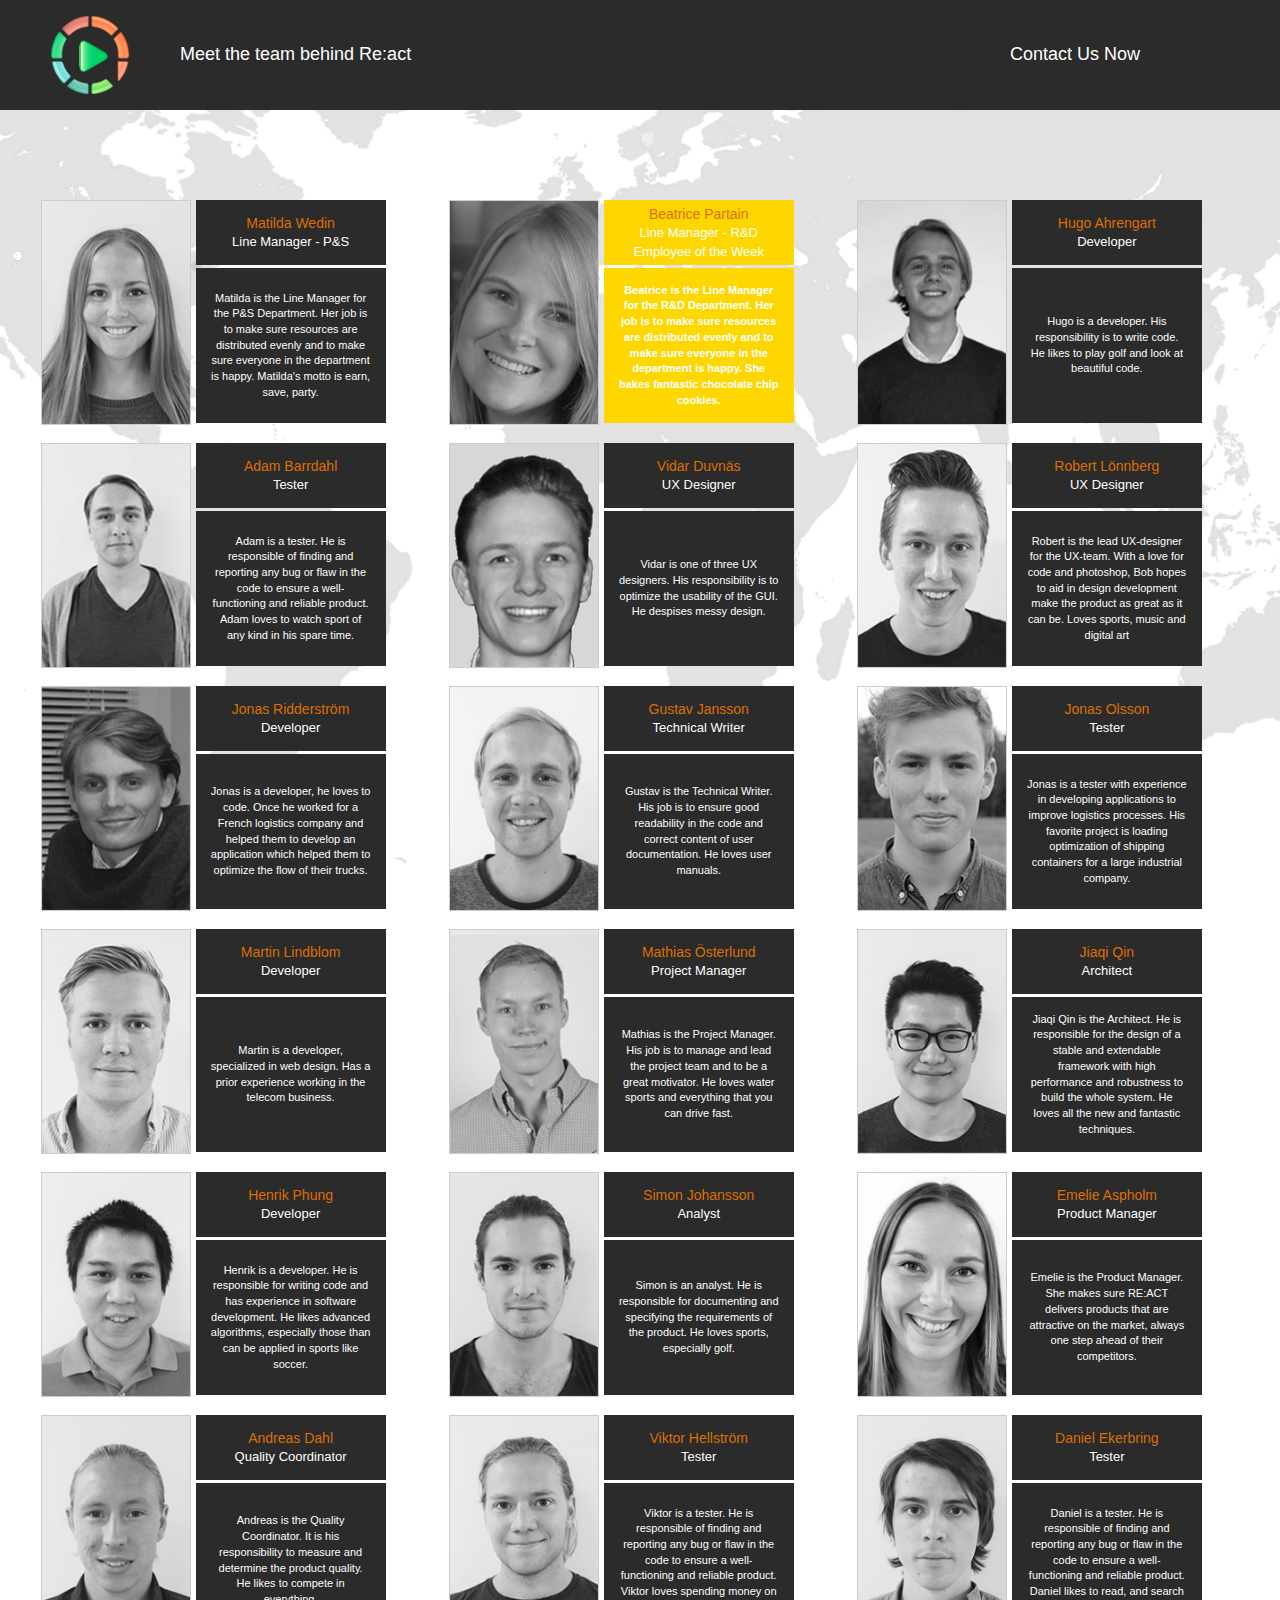
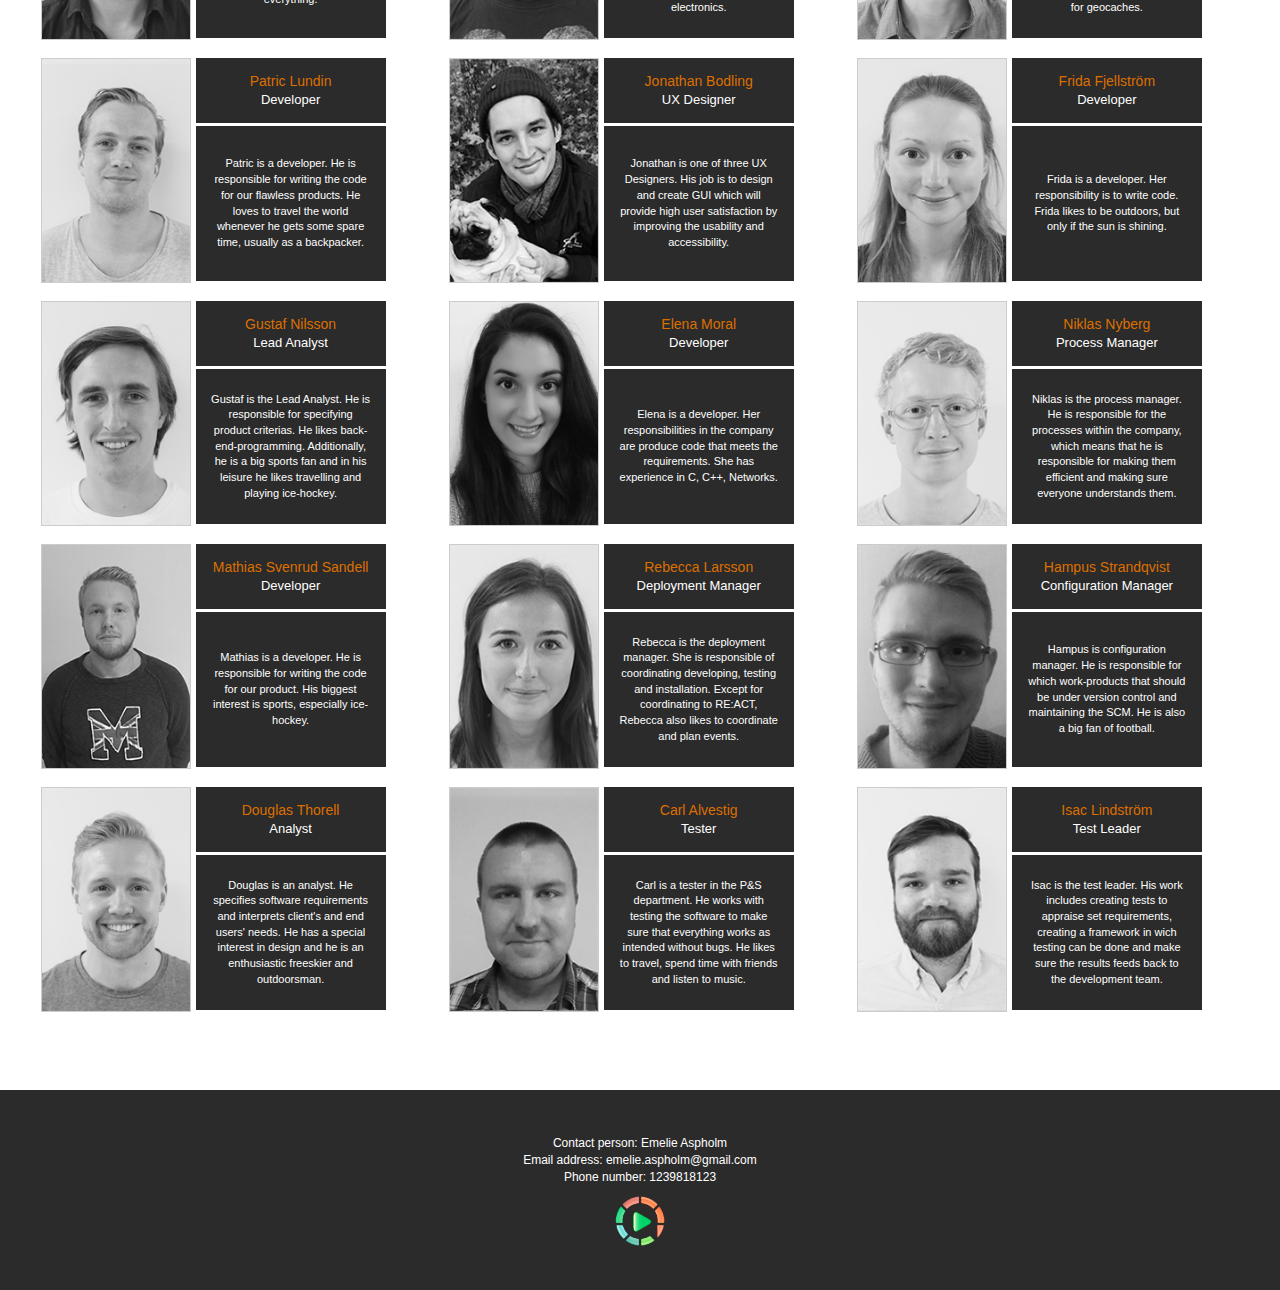
<file: index.html>
<!DOCTYPE html>
<html lang="en">

<head>
  <meta charset="utf-8">
  <meta http-equiv="X-UA-Compatible" content="IE=edge">
  <meta name="viewport" content="width=device-width, initial-scale=1">
  <!-- The above 3 meta tags *must* come first in the head; any other head content must come *after* these tags -->
  <meta name="description" content="">
  <meta name="author" content="">
  <link rel="icon" type="image/png" href="/img/Favicon.png">

  <title>Re:act</title>

  <!-- Bootstrap core CSS -->
  <link href="css/bootstrap.min.css" rel="stylesheet">
  <link href="css/main.css" rel="stylesheet">

</head>

<body class="parallax">

  <!-- Navbar -->
  <nav id="navbar" class="navbar navbar-fixed-top">
    <div id="logotypeWrapper" class="col-xs-1">
      <table id="logotypeTable">
        <td><img id="logotype" src="img/logotype.png" alt=""></td>
      </table>
    </div>
    <table class="col-sm-9 col-xs-6">
      <td id="meetTeam">Meet the team behind Re:act </td>
      <td id="contact"> Contact Us Now </td>
    </table>
  </nav>

  <!-- Content -->
  <div id="contentWrapper">

    <!-- Profile content column tech team -->
    <div id="teamWrapper" class="col-lg-12 no-gutter"></div>

  </div>
  <!-- End of content -->





  <!-- Placed at the end of the document so the pages load faster -->
  <script src="https://ajax.googleapis.com/ajax/libs/jquery/1.12.4/jquery.min.js"></script>
  <!-- Include all compiled plugins (below), or include individual files as needed -->
  <script src="js/bootstrap.min.js"></script>
  <script src="js/main.js"></script>
</body>

<footer>
  <table class="col-xs-12 footer-table">
    <tr>
      <td>Contact person: Emelie Aspholm <br> Email address: emelie.aspholm@gmail.com <br> Phone number: 1239818123 <br>
        <img id="logotype" style="width: 50px; margin-top: 10px;" src="img/logotype.png" alt="">
      </td>
    </tr>
  </table>
</footer>

</html>
</file>
<file: css/main.css>
html {
    position: relative;

    /* This makes the footer not cover any content */
    padding-bottom: 260px;
}

body {
    
    /* This makes the fixed navbar to push down the content below */
    padding-top: 200px;
    
    
}


.no-gutter > [class*='col-'] {
    padding-right:0;
    padding-left:0;
}

/* Removes the margin of the p tags and overrides bootstrap */
p {
    margin: 0px;
}



.parallax { 
    /* The image used */
    background-image: url("https://c2react.github.io/infosite/img/bg.png");

    /* Full height */
    height: 100%; 

    /* Create the parallax scrolling effect */
    background-attachment: fixed;
    background-position: center;
    background-repeat: no-repeat;
    background-size: cover;
}



/* Start of navbar */
#navbar {
    background: #2B2B2B;
    height: 110px;
}

#logotype {
    width: 80px;
}

#logotypeWrapper {
    width: 180px;
}

#navbar table {
    text-align: left;
    height: 110px;
    color: white;
    font-size: 18px;
}

#logotypeTable {
    margin: auto;
}

#navbar td {
    vertical-align: middle;
}

#meetTeam {
    cursor: pointer;
}

#contact {
    text-align: right;
    cursor: pointer;
}
/* End of navbar */


/* Start of body */
#contentWrapper {
    color: white;
    padding-left: 2%;
}



.profile-img {
    width: 150px;
    border: 1px solid #CCCCCC;
}

.table-wrapper {
    padding-left: 1%;
    padding-right: 1%;
}

.text-table {
    margin-bottom: 20px;
}

.text-table td {
    border-left: 10px solid transparent;
    border-right: 10px solid transparent;
}

.table-row-top {
    height: 65px;
    background: #2B2B2B;
}

.profile-name {
    text-align: center;
    font-size: 14px;
    color: #DD6F00;
}

.profile-role {
    text-align: center;
    font-size: 13px;
    color: white;
}

.table-row-divider {
    height: 3px;
}

.table-row-bottom {
    font-size: 11px;
}

.table-data-bottom {
    padding: 10px;
}

.table-row-bottom td {
    vertical-align: middle;
    text-align: center;
    height: 155px;
    background: #2B2B2B;
}



/* End of body */



footer {
    height: 200px;
    width: 100%;
    background: #2B2B2B;
    position: absolute;
    left: 0;
    bottom: 0;
    color: white;
    margin-top: 100px;
}


.footer-table {
    text-align: center;
    height: 100%;
    font-size: 12px;
}

.footer-table tr {
    vertical-align: middle;
}
</file>
